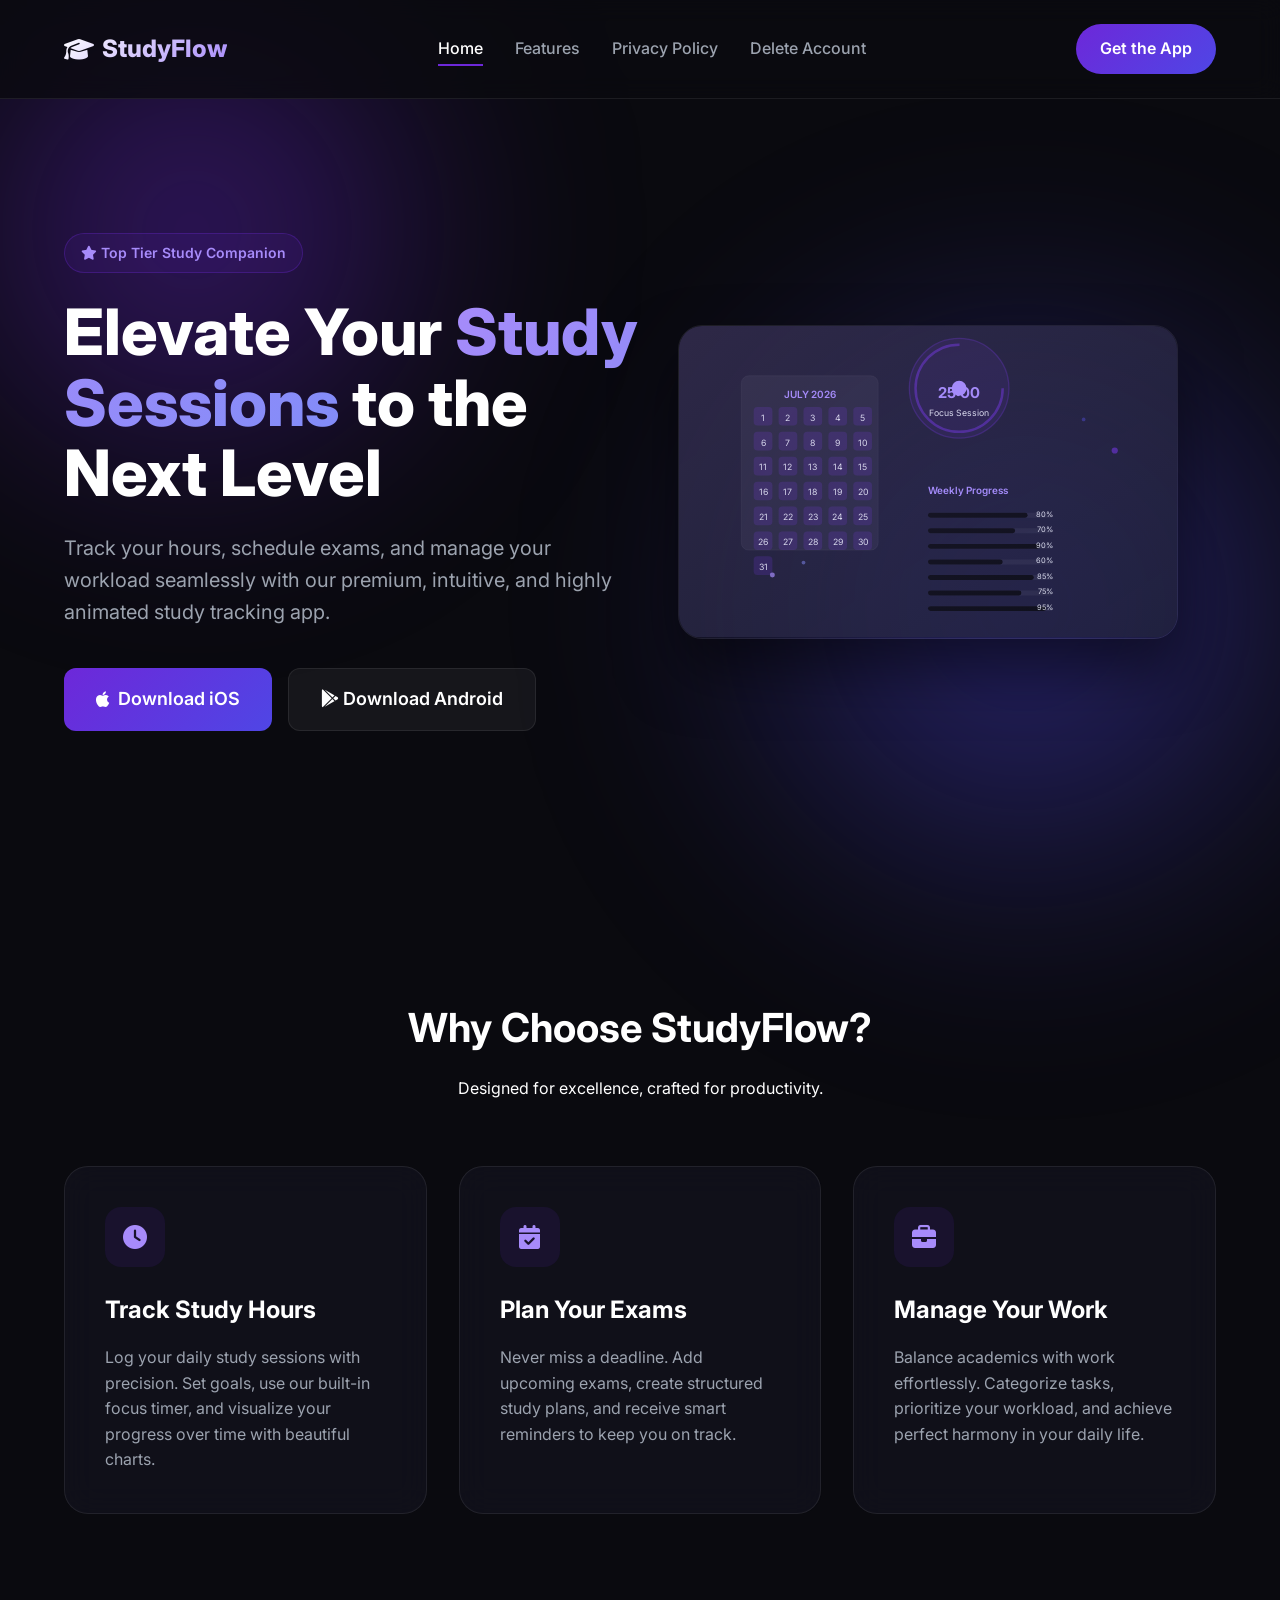
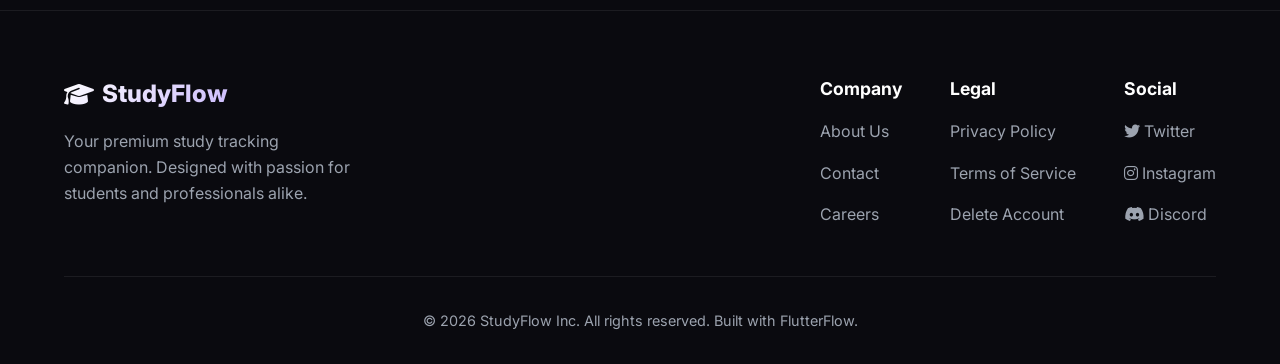
<file: index.html>
<!DOCTYPE html>
<html lang="en">
<head>
    <meta charset="UTF-8">
    <meta name="viewport" content="width=device-width, initial-scale=1.0">
    <title>StudyFlow - Master Your Time</title>
    <meta name="description" content="StudyFlow is the ultimate productivity app to track your study hours, plan exams, and organize your work.">
    <link rel="stylesheet" href="styles.css">
    <!-- Font Awesome for Icons -->
    <link rel="stylesheet" href="https://cdnjs.cloudflare.com/ajax/libs/font-awesome/6.4.0/css/all.min.css">
</head>
<body>
    <!-- Background glow effects -->
    <div class="bg-glow glow-1"></div>
    <div class="bg-glow glow-2"></div>

    <nav>
        <a href="index.html" class="logo">
            <i class="fa-solid fa-graduation-cap"></i>
            StudyFlow
        </a>
        <div class="nav-links">
            <a href="index.html" class="active">Home</a>
            <a href="#features">Features</a>
            <a href="privacy.html">Privacy Policy</a>
            <a href="delete-account.html">Delete Account</a>
        </div>
        <a href="#download" class="nav-cta">Get the App</a>
    </nav>

    <main>
        <section class="hero">
            <div class="hero-content">
                <div class="badge">
                    <i class="fa-solid fa-star"></i> Top Tier Study Companion
                </div>
                <h1>Elevate Your <span>Study Sessions</span> to the Next Level</h1>
                <p>Track your hours, schedule exams, and manage your workload seamlessly with our premium, intuitive, and highly animated study tracking app.</p>
                <div class="hero-buttons">
                    <a href="#download" class="btn-primary">
                        <i class="fa-brands fa-apple"></i> Download iOS
                    </a>
                    <a href="#download" class="btn-secondary">
                        <i class="fa-brands fa-google-play"></i> Download Android
                    </a>
                </div>
            </div>
            <div class="hero-image">
                <!-- Premium StudyFlow App Interface SVG -->
                <svg viewBox="0 0 800 500" xmlns="http://www.w3.org/2000/svg" class="hero-app-svg">
                    <!-- Background glass effect -->
                    <rect x="0" y="0" width="800" height="500" fill="rgba(19, 19, 31, 0.7)" rx="24" />
                            
                    <!-- Animated calendar widget -->
                    <g transform="translate(100, 80)">
                        <rect x="0" y="0" width="220" height="280" fill="rgba(255, 255, 255, 0.05)" rx="12" stroke="rgba(255, 255, 255, 0.08)" stroke-width="1" />
                        <text x="110" y="35" font-family="'Inter', sans-serif" font-size="16" fill="#a78bfa" text-anchor="middle" font-weight="600">JULY 2026</text>
                        <g transform="translate(20, 50)">
                            <rect x="0" y="0" width="30" height="30" fill="rgba(109, 40, 217, 0.2)" rx="6" />
                            <text x="15" y="22" font-family="'Inter', sans-serif" font-size="14" fill="#e5e7eb" text-anchor="middle">1</text>
                        </g>
                        <g transform="translate(60, 50)">
                            <rect x="0" y="0" width="30" height="30" fill="rgba(109, 40, 217, 0.2)" rx="6" />
                            <text x="15" y="22" font-family="'Inter', sans-serif" font-size="14" fill="#e5e7eb" text-anchor="middle">2</text>
                        </g>
                        <g transform="translate(100, 50)">
                            <rect x="0" y="0" width="30" height="30" fill="rgba(109, 40, 217, 0.2)" rx="6" />
                            <text x="15" y="22" font-family="'Inter', sans-serif" font-size="14" fill="#e5e7eb" text-anchor="middle">3</text>
                        </g>
                        <g transform="translate(140, 50)">
                            <rect x="0" y="0" width="30" height="30" fill="rgba(109, 40, 217, 0.2)" rx="6" />
                            <text x="15" y="22" font-family="'Inter', sans-serif" font-size="14" fill="#e5e7eb" text-anchor="middle">4</text>
                        </g>
                        <g transform="translate(180, 50)">
                            <rect x="0" y="0" width="30" height="30" fill="rgba(109, 40, 217, 0.2)" rx="6" />
                            <text x="15" y="22" font-family="'Inter', sans-serif" font-size="14" fill="#e5e7eb" text-anchor="middle">5</text>
                        </g>
                        <g transform="translate(20, 90)">
                            <rect x="0" y="0" width="30" height="30" fill="rgba(109, 40, 217, 0.2)" rx="6" />
                            <text x="15" y="22" font-family="'Inter', sans-serif" font-size="14" fill="#e5e7eb" text-anchor="middle">6</text>
                        </g>
                        <g transform="translate(60, 90)">
                            <rect x="0" y="0" width="30" height="30" fill="rgba(109, 40, 217, 0.2)" rx="6" />
                            <text x="15" y="22" font-family="'Inter', sans-serif" font-size="14" fill="#e5e7eb" text-anchor="middle">7</text>
                        </g>
                        <g transform="translate(100, 90)">
                            <rect x="0" y="0" width="30" height="30" fill="rgba(109, 40, 217, 0.2)" rx="6" />
                            <text x="15" y="22" font-family="'Inter', sans-serif" font-size="14" fill="#e5e7eb" text-anchor="middle">8</text>
                        </g>
                        <g transform="translate(140, 90)">
                            <rect x="0" y="0" width="30" height="30" fill="rgba(109, 40, 217, 0.2)" rx="6" />
                            <text x="15" y="22" font-family="'Inter', sans-serif" font-size="14" fill="#e5e7eb" text-anchor="middle">9</text>
                        </g>
                        <g transform="translate(180, 90)">
                            <rect x="0" y="0" width="30" height="30" fill="rgba(109, 40, 217, 0.2)" rx="6" />
                            <text x="15" y="22" font-family="'Inter', sans-serif" font-size="14" fill="#e5e7eb" text-anchor="middle">10</text>
                        </g>
                        <g transform="translate(20, 130)">
                            <rect x="0" y="0" width="30" height="30" fill="rgba(109, 40, 217, 0.2)" rx="6" />
                            <text x="15" y="22" font-family="'Inter', sans-serif" font-size="14" fill="#e5e7eb" text-anchor="middle">11</text>
                        </g>
                        <g transform="translate(60, 130)">
                            <rect x="0" y="0" width="30" height="30" fill="rgba(109, 40, 217, 0.2)" rx="6" />
                            <text x="15" y="22" font-family="'Inter', sans-serif" font-size="14" fill="#e5e7eb" text-anchor="middle">12</text>
                        </g>
                        <g transform="translate(100, 130)">
                            <rect x="0" y="0" width="30" height="30" fill="rgba(109, 40, 217, 0.2)" rx="6" />
                            <text x="15" y="22" font-family="'Inter', sans-serif" font-size="14" fill="#e5e7eb" text-anchor="middle">13</text>
                        </g>
                        <g transform="translate(140, 130)">
                            <rect x="0" y="0" width="30" height="30" fill="rgba(109, 40, 217, 0.2)" rx="6" />
                            <text x="15" y="22" font-family="'Inter', sans-serif" font-size="14" fill="#e5e7eb" text-anchor="middle">14</text>
                        </g>
                        <g transform="translate(180, 130)">
                            <rect x="0" y="0" width="30" height="30" fill="rgba(109, 40, 217, 0.2)" rx="6" />
                            <text x="15" y="22" font-family="'Inter', sans-serif" font-size="14" fill="#e5e7eb" text-anchor="middle">15</text>
                        </g>
                        <g transform="translate(20, 170)">
                            <rect x="0" y="0" width="30" height="30" fill="rgba(109, 40, 217, 0.2)" rx="6" />
                            <text x="15" y="22" font-family="'Inter', sans-serif" font-size="14" fill="#e5e7eb" text-anchor="middle">16</text>
                        </g>
                        <g transform="translate(60, 170)">
                            <rect x="0" y="0" width="30" height="30" fill="rgba(109, 40, 217, 0.2)" rx="6" />
                            <text x="15" y="22" font-family="'Inter', sans-serif" font-size="14" fill="#e5e7eb" text-anchor="middle">17</text>
                        </g>
                        <g transform="translate(100, 170)">
                            <rect x="0" y="0" width="30" height="30" fill="rgba(109, 40, 217, 0.2)" rx="6" />
                            <text x="15" y="22" font-family="'Inter', sans-serif" font-size="14" fill="#e5e7eb" text-anchor="middle">18</text>
                        </g>
                        <g transform="translate(140, 170)">
                            <rect x="0" y="0" width="30" height="30" fill="rgba(109, 40, 217, 0.2)" rx="6" />
                            <text x="15" y="22" font-family="'Inter', sans-serif" font-size="14" fill="#e5e7eb" text-anchor="middle">19</text>
                        </g>
                        <g transform="translate(180, 170)">
                            <rect x="0" y="0" width="30" height="30" fill="rgba(109, 40, 217, 0.2)" rx="6" />
                            <text x="15" y="22" font-family="'Inter', sans-serif" font-size="14" fill="#e5e7eb" text-anchor="middle">20</text>
                        </g>
                        <g transform="translate(20, 210)">
                            <rect x="0" y="0" width="30" height="30" fill="rgba(109, 40, 217, 0.2)" rx="6" />
                            <text x="15" y="22" font-family="'Inter', sans-serif" font-size="14" fill="#e5e7eb" text-anchor="middle">21</text>
                        </g>
                        <g transform="translate(60, 210)">
                            <rect x="0" y="0" width="30" height="30" fill="rgba(109, 40, 217, 0.2)" rx="6" />
                            <text x="15" y="22" font-family="'Inter', sans-serif" font-size="14" fill="#e5e7eb" text-anchor="middle">22</text>
                        </g>
                        <g transform="translate(100, 210)">
                            <rect x="0" y="0" width="30" height="30" fill="rgba(109, 40, 217, 0.2)" rx="6" />
                            <text x="15" y="22" font-family="'Inter', sans-serif" font-size="14" fill="#e5e7eb" text-anchor="middle">23</text>
                        </g>
                        <g transform="translate(140, 210)">
                            <rect x="0" y="0" width="30" height="30" fill="rgba(109, 40, 217, 0.2)" rx="6" />
                            <text x="15" y="22" font-family="'Inter', sans-serif" font-size="14" fill="#e5e7eb" text-anchor="middle">24</text>
                        </g>
                        <g transform="translate(180, 210)">
                            <rect x="0" y="0" width="30" height="30" fill="rgba(109, 40, 217, 0.2)" rx="6" />
                            <text x="15" y="22" font-family="'Inter', sans-serif" font-size="14" fill="#e5e7eb" text-anchor="middle">25</text>
                        </g>
                        <g transform="translate(20, 250)">
                            <rect x="0" y="0" width="30" height="30" fill="rgba(109, 40, 217, 0.2)" rx="6" />
                            <text x="15" y="22" font-family="'Inter', sans-serif" font-size="14" fill="#e5e7eb" text-anchor="middle">26</text>
                        </g>
                        <g transform="translate(60, 250)">
                            <rect x="0" y="0" width="30" height="30" fill="rgba(109, 40, 217, 0.2)" rx="6" />
                            <text x="15" y="22" font-family="'Inter', sans-serif" font-size="14" fill="#e5e7eb" text-anchor="middle">27</text>
                        </g>
                        <g transform="translate(100, 250)">
                            <rect x="0" y="0" width="30" height="30" fill="rgba(109, 40, 217, 0.2)" rx="6" />
                            <text x="15" y="22" font-family="'Inter', sans-serif" font-size="14" fill="#e5e7eb" text-anchor="middle">28</text>
                        </g>
                        <g transform="translate(140, 250)">
                            <rect x="0" y="0" width="30" height="30" fill="rgba(109, 40, 217, 0.2)" rx="6" />
                            <text x="15" y="22" font-family="'Inter', sans-serif" font-size="14" fill="#e5e7eb" text-anchor="middle">29</text>
                        </g>
                        <g transform="translate(180, 250)">
                            <rect x="0" y="0" width="30" height="30" fill="rgba(109, 40, 217, 0.2)" rx="6" />
                            <text x="15" y="22" font-family="'Inter', sans-serif" font-size="14" fill="#e5e7eb" text-anchor="middle">30</text>
                        </g>
                        <g transform="translate(20, 290)">
                            <rect x="0" y="0" width="30" height="30" fill="rgba(109, 40, 217, 0.2)" rx="6" />
                            <text x="15" y="22" font-family="'Inter', sans-serif" font-size="14" fill="#e5e7eb" text-anchor="middle">31</text>
                        </g>
                    </g>
                            
                    <!-- Animated focus timer -->
                    <g transform="translate(450, 100)">
                        <circle cx="0" cy="0" r="80" fill="rgba(109, 40, 217, 0.1)" stroke="rgba(109, 40, 217, 0.3)" stroke-width="2" />
                        <circle cx="0" cy="0" r="70" fill="none" stroke="rgba(109, 40, 217, 0.5)" stroke-width="4" stroke-dasharray="440" stroke-dashoffset="110" />
                        <text x="0" y="15" font-family="'Inter', sans-serif" font-size="24" fill="#a78bfa" text-anchor="middle" font-weight="700">25:00</text>
                        <text x="0" y="45" font-family="'Inter', sans-serif" font-size="14" fill="#e5e7eb" text-anchor="middle">Focus Session</text>
                        <circle cx="0" cy="0" r="12" fill="#a78bfa" />
                    </g>
                            
                    <!-- Animated progress chart -->
                    <g transform="translate(400, 280)">
                        <text x="0" y="-10" font-family="'Inter', sans-serif" font-size="16" fill="#a78bfa" text-anchor="start" font-weight="600">Weekly Progress</text>
                        <g transform="translate(0, 20)">
                            <rect x="0" y="0" width="200" height="8" fill="rgba(255, 255, 255, 0.05)" rx="4" />
                            <rect x="0" y="0" width="160" height="8" fill="linear-gradient(90deg, #a78bfa, #818cf8)" rx="4" />
                            <text x="200" y="6" font-family="'Inter', sans-serif" font-size="12" fill="#e5e7eb" text-anchor="end">80%</text>
                        </g>
                        <g transform="translate(0, 45)">
                            <rect x="0" y="0" width="200" height="8" fill="rgba(255, 255, 255, 0.05)" rx="4" />
                            <rect x="0" y="0" width="140" height="8" fill="linear-gradient(90deg, #a78bfa, #818cf8)" rx="4" />
                            <text x="200" y="6" font-family="'Inter', sans-serif" font-size="12" fill="#e5e7eb" text-anchor="end">70%</text>
                        </g>
                        <g transform="translate(0, 70)">
                            <rect x="0" y="0" width="200" height="8" fill="rgba(255, 255, 255, 0.05)" rx="4" />
                            <rect x="0" y="0" width="180" height="8" fill="linear-gradient(90deg, #a78bfa, #818cf8)" rx="4" />
                            <text x="200" y="6" font-family="'Inter', sans-serif" font-size="12" fill="#e5e7eb" text-anchor="end">90%</text>
                        </g>
                        <g transform="translate(0, 95)">
                            <rect x="0" y="0" width="200" height="8" fill="rgba(255, 255, 255, 0.05)" rx="4" />
                            <rect x="0" y="0" width="120" height="8" fill="linear-gradient(90deg, #a78bfa, #818cf8)" rx="4" />
                            <text x="200" y="6" font-family="'Inter', sans-serif" font-size="12" fill="#e5e7eb" text-anchor="end">60%</text>
                        </g>
                        <g transform="translate(0, 120)">
                            <rect x="0" y="0" width="200" height="8" fill="rgba(255, 255, 255, 0.05)" rx="4" />
                            <rect x="0" y="0" width="170" height="8" fill="linear-gradient(90deg, #a78bfa, #818cf8)" rx="4" />
                            <text x="200" y="6" font-family="'Inter', sans-serif" font-size="12" fill="#e5e7eb" text-anchor="end">85%</text>
                        </g>
                        <g transform="translate(0, 145)">
                            <rect x="0" y="0" width="200" height="8" fill="rgba(255, 255, 255, 0.05)" rx="4" />
                            <rect x="0" y="0" width="150" height="8" fill="linear-gradient(90deg, #a78bfa, #818cf8)" rx="4" />
                            <text x="200" y="6" font-family="'Inter', sans-serif" font-size="12" fill="#e5e7eb" text-anchor="end">75%</text>
                        </g>
                        <g transform="translate(0, 170)">
                            <rect x="0" y="0" width="200" height="8" fill="rgba(255, 255, 255, 0.05)" rx="4" />
                            <rect x="0" y="0" width="190" height="8" fill="linear-gradient(90deg, #a78bfa, #818cf8)" rx="4" />
                            <text x="200" y="6" font-family="'Inter', sans-serif" font-size="12" fill="#e5e7eb" text-anchor="end">95%</text>
                        </g>
                    </g>
                            
                    <!-- Floating animated elements -->
                    <circle cx="150" cy="400" r="4" fill="#a78bfa" opacity="0.7" />
                    <circle cx="200" cy="380" r="3" fill="#818cf8" opacity="0.5" />
                    <circle cx="700" cy="200" r="5" fill="#6d28d9" opacity="0.6" />
                    <circle cx="650" cy="150" r="3" fill="#4f46e5" opacity="0.4" />
                            
                    <!-- Animated gradient overlay -->
                    <defs>
                        <linearGradient id="grad1" x1="0%" y1="0%" x2="100%" y2="100%">
                            <stop offset="0%" stop-color="#a78bfa" stop-opacity="0.2" />
                            <stop offset="100%" stop-color="#818cf8" stop-opacity="0.1" />
                        </linearGradient>
                    </defs>
                    <rect x="0" y="0" width="800" height="500" fill="url(#grad1)" />
                </svg>
            </div>
        </section>

        <section id="features" class="features">
            <div class="section-header">
                <h2>Why Choose StudyFlow?</h2>
                <p>Designed for excellence, crafted for productivity.</p>
            </div>
            
            <div class="features-grid">
                <div class="feature-card">
                    <div class="feature-icon">
                        <i class="fa-solid fa-clock"></i>
                    </div>
                    <h3>Track Study Hours</h3>
                    <p>Log your daily study sessions with precision. Set goals, use our built-in focus timer, and visualize your progress over time with beautiful charts.</p>
                </div>
                
                <div class="feature-card">
                    <div class="feature-icon">
                        <i class="fa-solid fa-calendar-check"></i>
                    </div>
                    <h3>Plan Your Exams</h3>
                    <p>Never miss a deadline. Add upcoming exams, create structured study plans, and receive smart reminders to keep you on track.</p>
                </div>
                
                <div class="feature-card">
                    <div class="feature-icon">
                        <i class="fa-solid fa-briefcase"></i>
                    </div>
                    <h3>Manage Your Work</h3>
                    <p>Balance academics with work effortlessly. Categorize tasks, prioritize your workload, and achieve perfect harmony in your daily life.</p>
                </div>
            </div>
        </section>
    </main>

    <footer>
        <div class="footer-content">
            <div class="footer-brand">
                <a href="index.html" class="logo">
                    <i class="fa-solid fa-graduation-cap"></i>
                    StudyFlow
                </a>
                <p>Your premium study tracking companion. Designed with passion for students and professionals alike.</p>
            </div>
            <div class="footer-links">
                <div class="link-group">
                    <h4>Company</h4>
                    <a href="#">About Us</a>
                    <a href="#">Contact</a>
                    <a href="#">Careers</a>
                </div>
                <div class="link-group">
                    <h4>Legal</h4>
                    <a href="privacy.html">Privacy Policy</a>
                    <a href="#">Terms of Service</a>
                    <a href="delete-account.html">Delete Account</a>
                </div>
                <div class="link-group">
                    <h4>Social</h4>
                    <a href="#"><i class="fa-brands fa-twitter"></i> Twitter</a>
                    <a href="#"><i class="fa-brands fa-instagram"></i> Instagram</a>
                    <a href="#"><i class="fa-brands fa-discord"></i> Discord</a>
                </div>
            </div>
        </div>
        <div class="footer-bottom">
            &copy; 2026 StudyFlow Inc. All rights reserved. Built with FlutterFlow.
        </div>
    </footer>

    <script src="script.js"></script>
</body>
</html>
</file>
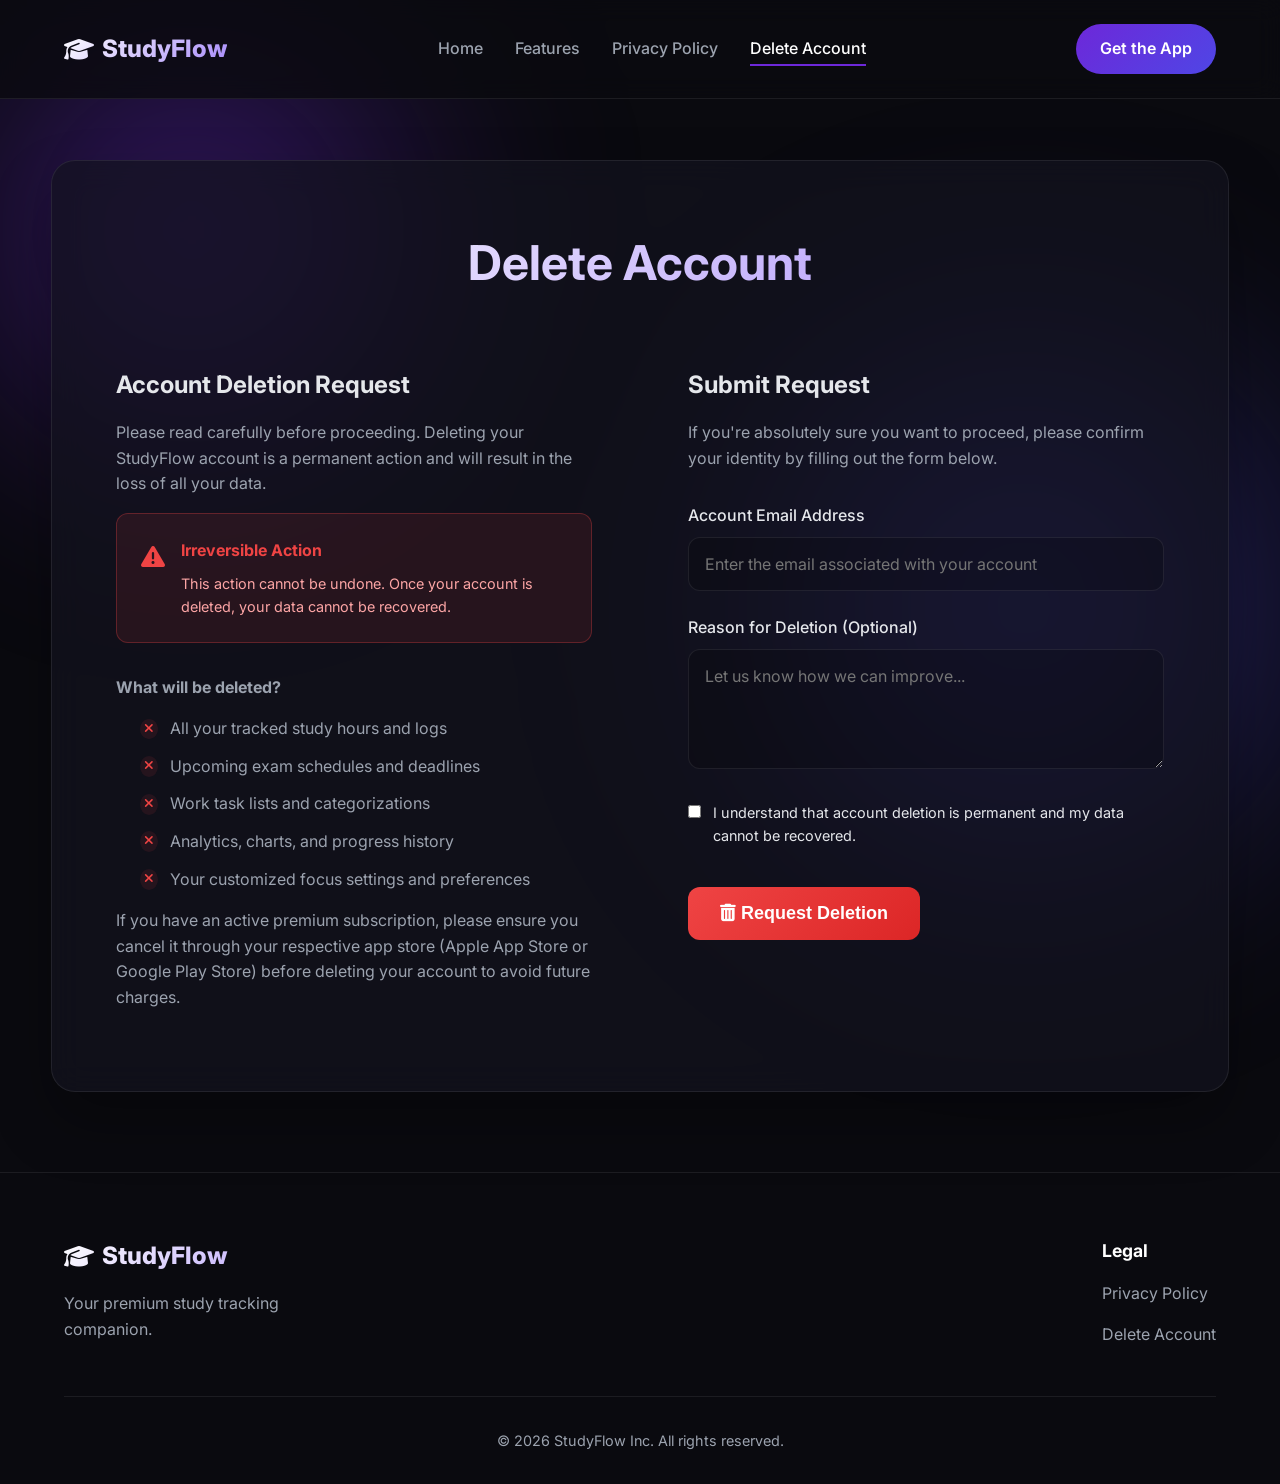
<file: delete-account.html>
<!DOCTYPE html>
<html lang="en">
<head>
    <meta charset="UTF-8">
    <meta name="viewport" content="width=device-width, initial-scale=1.0">
    <title>Delete Account - StudyFlow</title>
    <meta name="description" content="Request account deletion for StudyFlow app.">
    <link rel="stylesheet" href="styles.css">
    <link rel="stylesheet" href="https://cdnjs.cloudflare.com/ajax/libs/font-awesome/6.4.0/css/all.min.css">
</head>
<body>
    <div class="bg-glow glow-1"></div>
    <div class="bg-glow glow-2"></div>

    <nav>
        <a href="index.html" class="logo">
            <i class="fa-solid fa-graduation-cap"></i>
            StudyFlow
        </a>
        <div class="nav-links">
            <a href="index.html">Home</a>
            <a href="index.html#features">Features</a>
            <a href="privacy.html">Privacy Policy</a>
            <a href="delete-account.html" class="active">Delete Account</a>
        </div>
        <a href="index.html#download" class="nav-cta">Get the App</a>
    </nav>

    <div class="page-container">
        <div class="glass-panel" style="opacity: 1; transform: translateY(0);">
            <h1 class="page-title">Delete Account</h1>
            
            <div class="split-layout">
                <div class="split-info">
                    <div class="content-block">
                        <h2>Account Deletion Request</h2>
                        <p>Please read carefully before proceeding. Deleting your StudyFlow account is a permanent action and will result in the loss of all your data.</p>
                        
                        <div class="warning-box">
                            <div class="warning-icon">
                                <i class="fa-solid fa-triangle-exclamation"></i>
                            </div>
                            <div class="warning-text">
                                <h4>Irreversible Action</h4>
                                <p>This action cannot be undone. Once your account is deleted, your data cannot be recovered.</p>
                            </div>
                        </div>

                        <p><strong>What will be deleted?</strong></p>
                        <ul class="danger-list">
                            <li><i class="fa-solid fa-xmark"></i> All your tracked study hours and logs</li>
                            <li><i class="fa-solid fa-xmark"></i> Upcoming exam schedules and deadlines</li>
                            <li><i class="fa-solid fa-xmark"></i> Work task lists and categorizations</li>
                            <li><i class="fa-solid fa-xmark"></i> Analytics, charts, and progress history</li>
                            <li><i class="fa-solid fa-xmark"></i> Your customized focus settings and preferences</li>
                        </ul>

                        <p>If you have an active premium subscription, please ensure you cancel it through your respective app store (Apple App Store or Google Play Store) before deleting your account to avoid future charges.</p>
                    </div>
                </div>

                <div class="split-form">
                    <div class="content-block">
                        <h2>Submit Request</h2>
                        <p>If you're absolutely sure you want to proceed, please confirm your identity by filling out the form below.</p>
                    </div>
                    
                    <form class="delete-form" id="deleteForm">
                        <div class="form-group">
                            <label for="email">Account Email Address</label>
                            <input type="email" id="email" name="email" required placeholder="Enter the email associated with your account">
                        </div>

                        <div class="form-group">
                            <label for="reason">Reason for Deletion (Optional)</label>
                            <textarea id="reason" name="reason" placeholder="Let us know how we can improve..."></textarea>
                        </div>

                        <div class="form-group" style="flex-direction: row; align-items: flex-start; gap: 0.75rem; margin-top: 0.5rem; margin-bottom: 1rem;">
                            <input type="checkbox" id="confirm" required style="margin-top: 0.25rem;">
                            <label for="confirm" style="font-weight: normal; font-size: 0.9rem;">I understand that account deletion is permanent and my data cannot be recovered.</label>
                        </div>

                        <button type="submit" class="btn-danger">
                            <i class="fa-solid fa-trash-can"></i> Request Deletion
                        </button>
                    </form>

                    <div id="successMessage" style="display: none;" class="success-box">
                        <div class="success-icon">
                            <i class="fa-solid fa-circle-check"></i>
                        </div>
                        <div class="success-text">
                            <h4>Request Received</h4>
                            <p>Your account deletion request has been submitted successfully. Our team will process this and contact you shortly.</p>
                        </div>
                    </div>
                </div>
            </div>
        </div>
    </div>

    <footer>
        <div class="footer-content">
            <div class="footer-brand">
                <a href="index.html" class="logo">
                    <i class="fa-solid fa-graduation-cap"></i>
                    StudyFlow
                </a>
                <p>Your premium study tracking companion.</p>
            </div>
            <div class="footer-links">
                <div class="link-group">
                    <h4>Legal</h4>
                    <a href="privacy.html">Privacy Policy</a>
                    <a href="delete-account.html">Delete Account</a>
                </div>
            </div>
        </div>
        <div class="footer-bottom">
            &copy; 2026 StudyFlow Inc. All rights reserved.
        </div>
    </footer>
    
    <script src="script.js"></script>
</body>
</html>
</file>
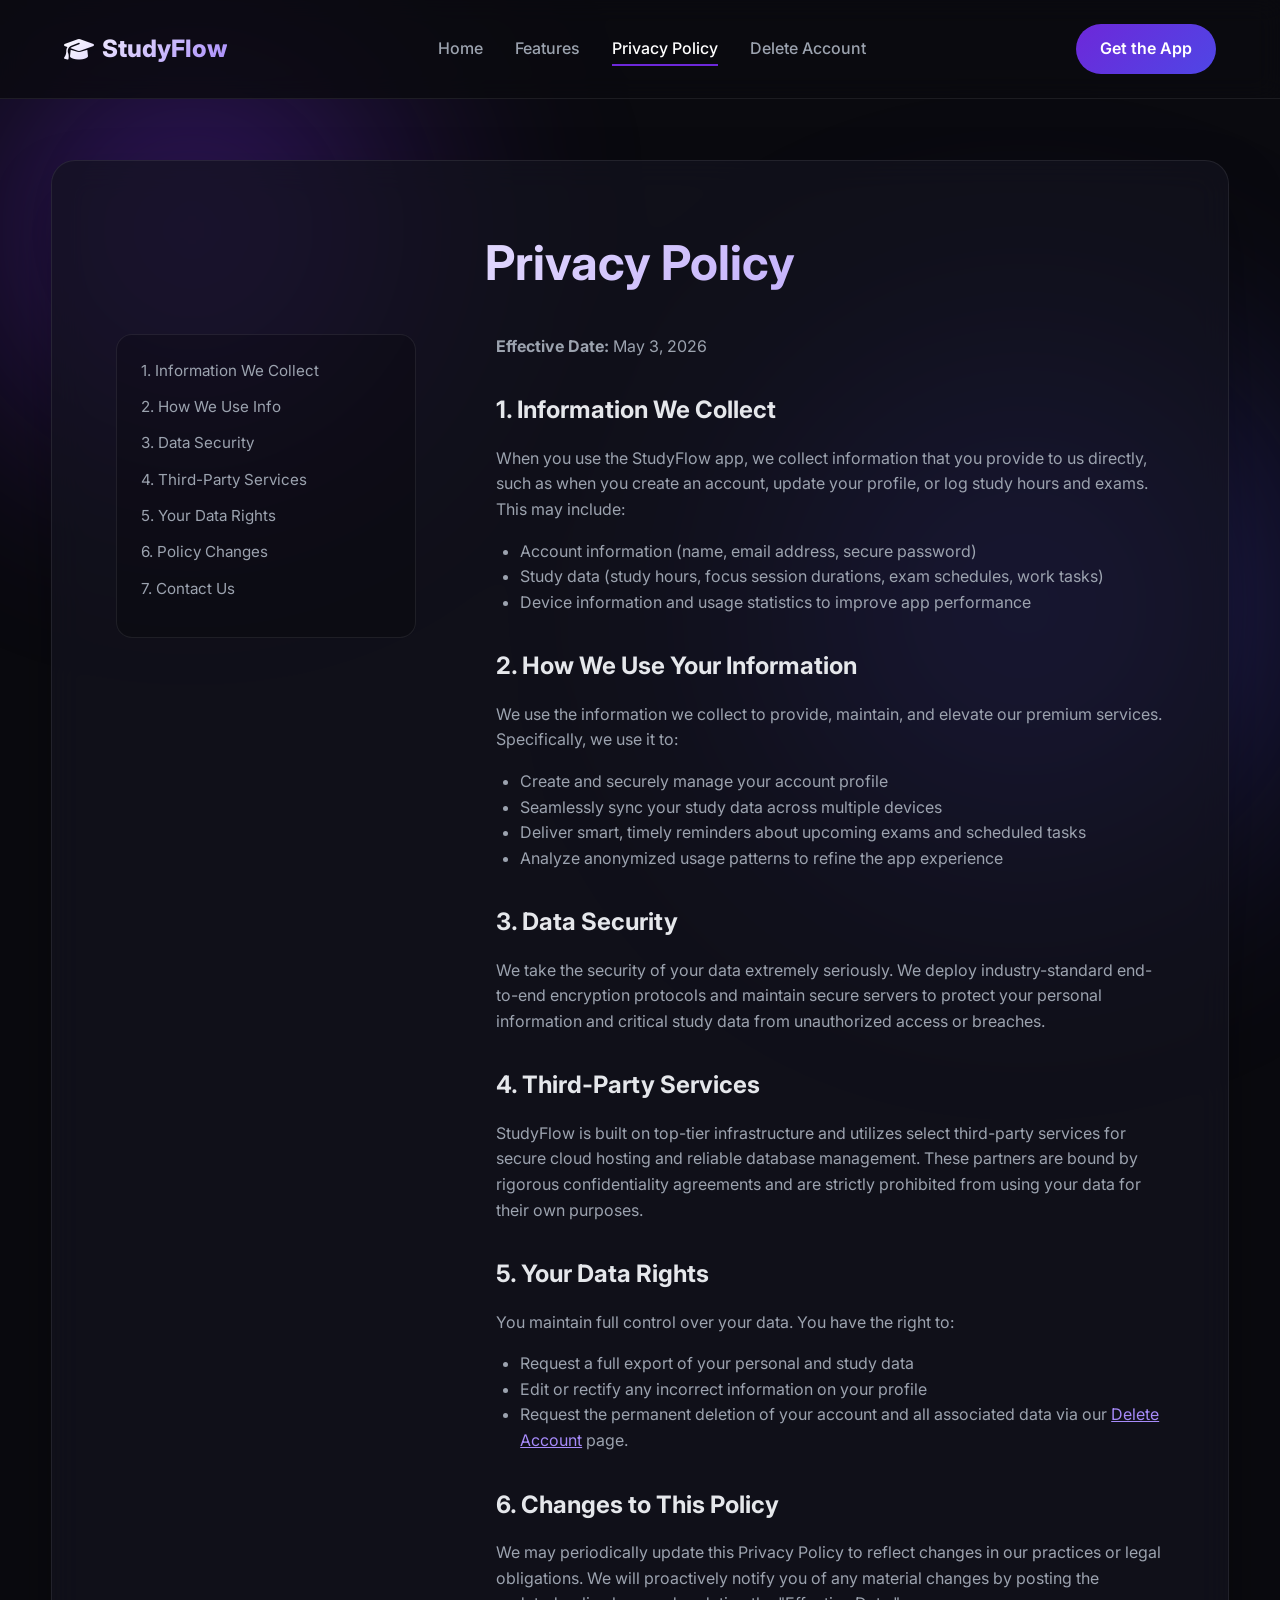
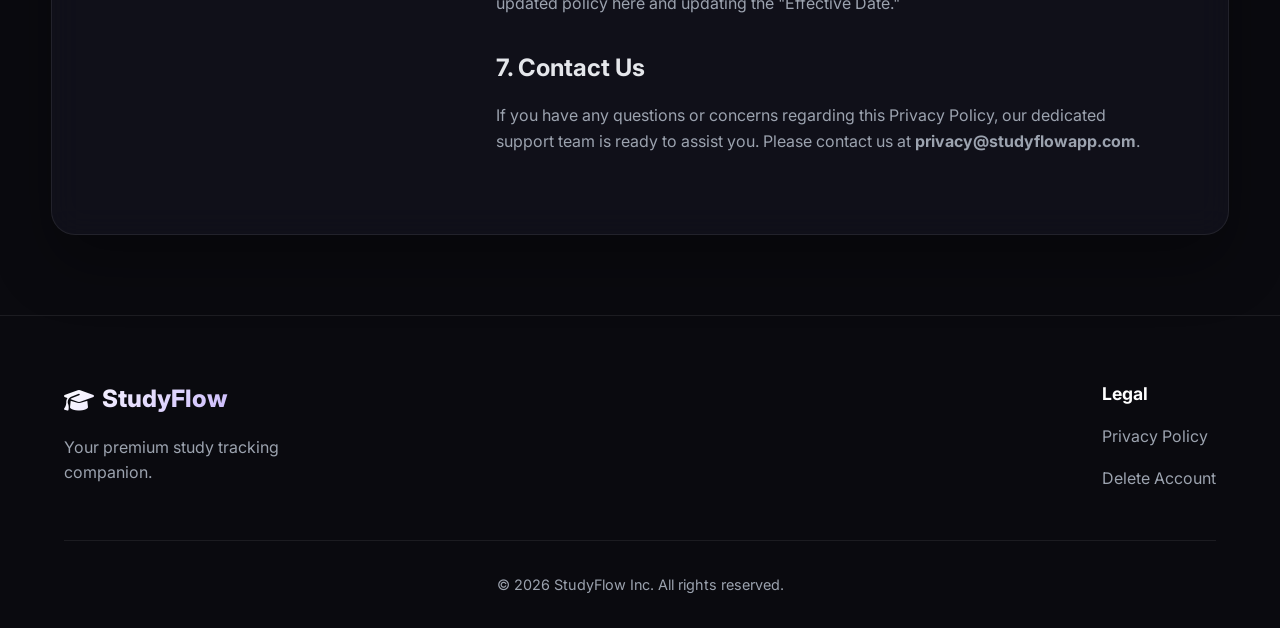
<file: privacy.html>
<!DOCTYPE html>
<html lang="en">
<head>
    <meta charset="UTF-8">
    <meta name="viewport" content="width=device-width, initial-scale=1.0">
    <title>Privacy Policy - StudyFlow</title>
    <meta name="description" content="StudyFlow Privacy Policy - Learn how we collect, use, and protect your personal information.">
    <link rel="stylesheet" href="styles.css">
    <link rel="stylesheet" href="https://cdnjs.cloudflare.com/ajax/libs/font-awesome/6.4.0/css/all.min.css">
</head>
<body>
    <div class="bg-glow glow-1"></div>
    <div class="bg-glow glow-2"></div>

    <nav>
        <a href="index.html" class="logo">
            <i class="fa-solid fa-graduation-cap"></i>
            StudyFlow
        </a>
        <div class="nav-links">
            <a href="index.html">Home</a>
            <a href="index.html#features">Features</a>
            <a href="privacy.html" class="active">Privacy Policy</a>
            <a href="delete-account.html">Delete Account</a>
        </div>
        <a href="index.html#download" class="nav-cta">Get the App</a>
    </nav>

    <div class="page-container">
        <div class="glass-panel" style="opacity: 1; transform: translateY(0);">
            <h1 class="page-title">Privacy Policy</h1>
            
            <div class="privacy-layout">
                <aside class="privacy-sidebar">
                    <ul>
                        <li><a href="#info-collect">1. Information We Collect</a></li>
                        <li><a href="#how-we-use">2. How We Use Info</a></li>
                        <li><a href="#data-security">3. Data Security</a></li>
                        <li><a href="#third-party">4. Third-Party Services</a></li>
                        <li><a href="#your-rights">5. Your Data Rights</a></li>
                        <li><a href="#changes">6. Policy Changes</a></li>
                        <li><a href="#contact">7. Contact Us</a></li>
                    </ul>
                </aside>

                <div class="content-block">
                    <p style="margin-bottom: 2rem;"><strong>Effective Date:</strong> May 3, 2026</p>
                    
                    <h2 id="info-collect">1. Information We Collect</h2>
                    <p>When you use the StudyFlow app, we collect information that you provide to us directly, such as when you create an account, update your profile, or log study hours and exams. This may include:</p>
                    <ul>
                        <li>Account information (name, email address, secure password)</li>
                        <li>Study data (study hours, focus session durations, exam schedules, work tasks)</li>
                        <li>Device information and usage statistics to improve app performance</li>
                    </ul>

                    <h2 id="how-we-use">2. How We Use Your Information</h2>
                    <p>We use the information we collect to provide, maintain, and elevate our premium services. Specifically, we use it to:</p>
                    <ul>
                        <li>Create and securely manage your account profile</li>
                        <li>Seamlessly sync your study data across multiple devices</li>
                        <li>Deliver smart, timely reminders about upcoming exams and scheduled tasks</li>
                        <li>Analyze anonymized usage patterns to refine the app experience</li>
                    </ul>

                    <h2 id="data-security">3. Data Security</h2>
                    <p>We take the security of your data extremely seriously. We deploy industry-standard end-to-end encryption protocols and maintain secure servers to protect your personal information and critical study data from unauthorized access or breaches.</p>

                    <h2 id="third-party">4. Third-Party Services</h2>
                    <p>StudyFlow is built on top-tier infrastructure and utilizes select third-party services for secure cloud hosting and reliable database management. These partners are bound by rigorous confidentiality agreements and are strictly prohibited from using your data for their own purposes.</p>

                    <h2 id="your-rights">5. Your Data Rights</h2>
                    <p>You maintain full control over your data. You have the right to:</p>
                    <ul>
                        <li>Request a full export of your personal and study data</li>
                        <li>Edit or rectify any incorrect information on your profile</li>
                        <li>Request the permanent deletion of your account and all associated data via our <a href="delete-account.html" style="color: #a78bfa;">Delete Account</a> page.</li>
                    </ul>

                    <h2 id="changes">6. Changes to This Policy</h2>
                    <p>We may periodically update this Privacy Policy to reflect changes in our practices or legal obligations. We will proactively notify you of any material changes by posting the updated policy here and updating the "Effective Date."</p>

                    <h2 id="contact">7. Contact Us</h2>
                    <p>If you have any questions or concerns regarding this Privacy Policy, our dedicated support team is ready to assist you. Please contact us at <strong>privacy@studyflowapp.com</strong>.</p>
                </div>
            </div>
        </div>
    </div>

    <footer>
        <div class="footer-content">
            <div class="footer-brand">
                <a href="index.html" class="logo">
                    <i class="fa-solid fa-graduation-cap"></i>
                    StudyFlow
                </a>
                <p>Your premium study tracking companion.</p>
            </div>
            <div class="footer-links">
                <div class="link-group">
                    <h4>Legal</h4>
                    <a href="privacy.html">Privacy Policy</a>
                    <a href="delete-account.html">Delete Account</a>
                </div>
            </div>
        </div>
        <div class="footer-bottom">
            &copy; 2026 StudyFlow Inc. All rights reserved.
        </div>
    </footer>
    
    <script src="script.js"></script>
</body>
</html>
</file>
<file: styles.css>
@import url('https://fonts.googleapis.com/css2?family=Inter:wght@300;400;500;600;700;800&display=swap');

:root {
  --bg-primary: #0a0a0f;
  --bg-secondary: #13131f;
  --accent-primary: #6d28d9;
  --accent-secondary: #4f46e5;
  --accent-glow: rgba(109, 40, 217, 0.5);
  --text-primary: #ffffff;
  --text-secondary: #9ca3af;
  --glass-bg: rgba(19, 19, 31, 0.7);
  --glass-border: rgba(255, 255, 255, 0.08);
}

* {
  margin: 0;
  padding: 0;
  box-sizing: border-box;
}

body {
  font-family: 'Inter', sans-serif;
  background-color: var(--bg-primary);
  color: var(--text-primary);
  line-height: 1.6;
  overflow-x: hidden;
}

/* Background Effects */
.bg-glow {
  position: fixed;
  border-radius: 50%;
  filter: blur(100px);
  z-index: -1;
  opacity: 0.5;
  animation: float-glow 20s infinite alternate ease-in-out;
}

.glow-1 {
  top: -10%;
  left: -10%;
  width: 50vw;
  height: 50vw;
  background: radial-gradient(circle, var(--accent-primary) 0%, transparent 70%);
}

.glow-2 {
  bottom: -10%;
  right: -10%;
  width: 60vw;
  height: 60vw;
  background: radial-gradient(circle, var(--accent-secondary) 0%, transparent 70%);
  animation-delay: -10s;
}

@keyframes float-glow {
  0% { transform: translate(0, 0) scale(1); }
  50% { transform: translate(5%, 5%) scale(1.1); }
  100% { transform: translate(-5%, -5%) scale(0.9); }
}

/* Navbar */
nav {
  position: fixed;
  top: 0;
  left: 0;
  right: 0;
  padding: 1.5rem 5%;
  display: flex;
  justify-content: space-between;
  align-items: center;
  z-index: 100;
  background: rgba(10, 10, 15, 0.8);
  backdrop-filter: blur(12px);
  -webkit-backdrop-filter: blur(12px);
  border-bottom: 1px solid var(--glass-border);
  transition: all 0.3s ease;
}

.logo {
  font-size: 1.5rem;
  font-weight: 800;
  background: linear-gradient(135deg, #fff, #a78bfa);
  -webkit-background-clip: text;
  -webkit-text-fill-color: transparent;
  text-decoration: none;
  display: flex;
  align-items: center;
  gap: 0.5rem;
}

.nav-links {
  display: flex;
  gap: 2rem;
}

.nav-links a {
  color: var(--text-secondary);
  text-decoration: none;
  font-weight: 500;
  transition: color 0.3s ease;
  position: relative;
}

.nav-links a:hover, .nav-links a.active {
  color: var(--text-primary);
}

.nav-links a::after {
  content: '';
  position: absolute;
  bottom: -4px;
  left: 0;
  width: 0;
  height: 2px;
  background: var(--accent-primary);
  transition: width 0.3s ease;
}

.nav-links a:hover::after, .nav-links a.active::after {
  width: 100%;
}

.nav-cta {
  background: linear-gradient(135deg, var(--accent-primary), var(--accent-secondary));
  padding: 0.75rem 1.5rem;
  border-radius: 50px;
  color: white;
  text-decoration: none;
  font-weight: 600;
  transition: transform 0.3s ease, box-shadow 0.3s ease;
  border: none;
  cursor: pointer;
}

.nav-cta:hover {
  transform: translateY(-2px);
  box-shadow: 0 10px 20px var(--accent-glow);
}

/* Hero Section */
.hero {
  min-height: 100vh;
  display: flex;
  align-items: center;
  padding: 8rem 5% 4rem;
  position: relative;
}

.hero-content {
  flex: 1;
  max-width: 600px;
  z-index: 10;
}

.badge {
  display: inline-block;
  padding: 0.5rem 1rem;
  background: rgba(109, 40, 217, 0.1);
  border: 1px solid rgba(109, 40, 217, 0.3);
  border-radius: 50px;
  color: #a78bfa;
  font-weight: 600;
  font-size: 0.875rem;
  margin-bottom: 1.5rem;
  animation: fade-in-up 0.8s ease-out;
}

.hero h1 {
  font-size: 4rem;
  font-weight: 800;
  line-height: 1.1;
  margin-bottom: 1.5rem;
  animation: fade-in-up 1s ease-out 0.2s both;
}

.hero h1 span {
  background: linear-gradient(135deg, #a78bfa, #818cf8);
  -webkit-background-clip: text;
  -webkit-text-fill-color: transparent;
}

.hero p {
  font-size: 1.25rem;
  color: var(--text-secondary);
  margin-bottom: 2.5rem;
  animation: fade-in-up 1s ease-out 0.4s both;
}

.hero-buttons {
  display: flex;
  gap: 1rem;
  animation: fade-in-up 1s ease-out 0.6s both;
}

.btn-primary {
  background: linear-gradient(135deg, var(--accent-primary), var(--accent-secondary));
  padding: 1rem 2rem;
  border-radius: 12px;
  color: white;
  text-decoration: none;
  font-weight: 600;
  font-size: 1.125rem;
  display: flex;
  align-items: center;
  gap: 0.5rem;
  transition: all 0.3s ease;
  border: none;
  cursor: pointer;
}

.btn-primary:hover {
  transform: translateY(-3px);
  box-shadow: 0 15px 30px var(--accent-glow);
}

.btn-secondary {
  background: rgba(255, 255, 255, 0.05);
  padding: 1rem 2rem;
  border-radius: 12px;
  color: white;
  text-decoration: none;
  font-weight: 600;
  font-size: 1.125rem;
  border: 1px solid var(--glass-border);
  backdrop-filter: blur(10px);
  transition: all 0.3s ease;
}

.btn-secondary:hover {
  background: rgba(255, 255, 255, 0.1);
  transform: translateY(-3px);
}

.hero-image {
  flex: 1;
  display: flex;
  justify-content: center;
  position: relative;
  z-index: 10;
  animation: fade-in 1.5s ease-out 0.8s both;
}

.hero-image img {
  width: 100%;
  max-width: 600px;
  height: auto;
  border-radius: 24px;
  box-shadow: 0 30px 60px rgba(0, 0, 0, 0.5);
  border: 1px solid var(--glass-border);
  animation: float 6s infinite ease-in-out;
}

/* Features */
.features {
  padding: 6rem 5%;
  position: relative;
  z-index: 10;
}

.section-header {
  text-align: center;
  margin-bottom: 4rem;
}

.section-header h2 {
  font-size: 2.5rem;
  margin-bottom: 1rem;
}

.features-grid {
  display: grid;
  grid-template-columns: repeat(auto-fit, minmax(300px, 1fr));
  gap: 2rem;
}

.feature-card {
  background: var(--glass-bg);
  border: 1px solid var(--glass-border);
  border-radius: 24px;
  padding: 2.5rem;
  backdrop-filter: blur(16px);
  -webkit-backdrop-filter: blur(16px);
  transition: transform 0.4s cubic-bezier(0.175, 0.885, 0.32, 1.275), box-shadow 0.4s ease;
}

.feature-card:hover {
  transform: translateY(-10px);
  box-shadow: 0 20px 40px rgba(0, 0, 0, 0.4), inset 0 0 0 1px var(--accent-primary);
}

.feature-icon {
  width: 60px;
  height: 60px;
  background: rgba(109, 40, 217, 0.1);
  border-radius: 16px;
  display: flex;
  align-items: center;
  justify-content: center;
  font-size: 1.5rem;
  color: #a78bfa;
  margin-bottom: 1.5rem;
}

.feature-card h3 {
  font-size: 1.5rem;
  margin-bottom: 1rem;
}

.feature-card p {
  color: var(--text-secondary);
}

/* Generic Page Styles (Privacy, Delete Account) */
.page-container {
  padding: 10rem 4% 5rem;
  min-height: 100vh;
  position: relative;
  z-index: 10;
  display: flex;
  justify-content: center;
}

.glass-panel {
  background: var(--glass-bg);
  border: 1px solid var(--glass-border);
  border-radius: 24px;
  padding: 4rem;
  backdrop-filter: blur(16px);
  -webkit-backdrop-filter: blur(16px);
  width: 100%;
  max-width: 1800px;
  box-shadow: 0 30px 60px rgba(0, 0, 0, 0.3);
}

.page-title {
  font-size: 3rem;
  margin-bottom: 2rem;
  text-align: center;
  background: linear-gradient(135deg, #fff, #a78bfa);
  -webkit-background-clip: text;
  -webkit-text-fill-color: transparent;
}

.content-block h2 {
  margin-top: 2rem;
  margin-bottom: 1rem;
  color: #e5e7eb;
}

.content-block p {
  color: var(--text-secondary);
  margin-bottom: 1rem;
}

.content-block ul {
  color: var(--text-secondary);
  margin-bottom: 1rem;
  padding-left: 1.5rem;
}

/* Delete Account Form */
.delete-form {
  display: flex;
  flex-direction: column;
  gap: 1.5rem;
  margin-top: 2rem;
}

.form-group {
  display: flex;
  flex-direction: column;
  gap: 0.5rem;
}

.form-group label {
  font-weight: 500;
  color: #e5e7eb;
}

.form-group input, .form-group textarea {
  background: rgba(0, 0, 0, 0.2);
  border: 1px solid var(--glass-border);
  border-radius: 12px;
  padding: 1rem;
  color: white;
  font-family: inherit;
  font-size: 1rem;
  transition: border-color 0.3s ease, box-shadow 0.3s ease;
}

.form-group input:focus, .form-group textarea:focus {
  outline: none;
  border-color: var(--accent-primary);
  box-shadow: 0 0 0 3px rgba(109, 40, 217, 0.2);
}

.form-group textarea {
  resize: vertical;
  min-height: 120px;
}

.btn-danger {
  background: linear-gradient(135deg, #ef4444, #dc2626);
  padding: 1rem 2rem;
  border-radius: 12px;
  color: white;
  font-weight: 600;
  font-size: 1.125rem;
  border: none;
  cursor: pointer;
  transition: all 0.3s ease;
  align-self: flex-start;
}

.btn-danger:hover {
  transform: translateY(-2px);
  box-shadow: 0 10px 20px rgba(239, 68, 68, 0.3);
}

.warning-box {
  background: rgba(239, 68, 68, 0.1);
  border: 1px solid rgba(239, 68, 68, 0.3);
  border-radius: 12px;
  padding: 1.5rem;
  margin-bottom: 2rem;
  display: flex;
  gap: 1rem;
  align-items: flex-start;
}

.warning-icon {
  color: #ef4444;
  font-size: 1.5rem;
}

.warning-text h4 {
  color: #ef4444;
  margin-bottom: 0.5rem;
}

.warning-text p {
  color: #fca5a5;
  font-size: 0.9rem;
  margin-bottom: 0;
}

.success-box {
  background: rgba(16, 185, 129, 0.1);
  border: 1px solid rgba(16, 185, 129, 0.3);
  border-radius: 12px;
  padding: 1.5rem;
  margin-top: 2rem;
  display: flex;
  gap: 1rem;
  align-items: flex-start;
}

.success-icon {
  color: #10b981;
  font-size: 1.5rem;
}

.success-text h4 {
  color: #10b981;
  margin-bottom: 0.5rem;
}

.success-text p {
  color: #6ee7b7;
  font-size: 0.95rem;
  margin-bottom: 0;
}

/* Footer */
footer {
  background: rgba(10, 10, 15, 0.8);
  border-top: 1px solid var(--glass-border);
  padding: 4rem 5% 2rem;
  position: relative;
  z-index: 10;
}

.footer-content {
  display: flex;
  justify-content: space-between;
  flex-wrap: wrap;
  gap: 2rem;
  margin-bottom: 3rem;
}

.footer-brand {
  max-width: 300px;
}

.footer-brand p {
  color: var(--text-secondary);
  margin-top: 1rem;
}

.footer-links {
  display: flex;
  gap: 3rem;
}

.link-group {
  display: flex;
  flex-direction: column;
  gap: 1rem;
}

.link-group h4 {
  color: white;
  font-size: 1.1rem;
}

.link-group a {
  color: var(--text-secondary);
  text-decoration: none;
  transition: color 0.3s ease;
}

.link-group a:hover {
  color: var(--accent-primary);
}

.footer-bottom {
  text-align: center;
  padding-top: 2rem;
  border-top: 1px solid var(--glass-border);
  color: var(--text-secondary);
  font-size: 0.9rem;
}

/* Split Layout for Delete Account */
.split-layout {
  display: grid;
  grid-template-columns: 1fr 1fr;
  gap: 6rem;
  align-items: start;
}

.danger-list {
  list-style: none;
  margin-top: 1rem;
  margin-bottom: 2rem;
  padding: 0;
}

.danger-list li {
  display: flex;
  align-items: center;
  gap: 0.75rem;
  margin-bottom: 0.75rem;
  color: var(--text-secondary);
}

.danger-list li i {
  color: #ef4444;
  background: rgba(239, 68, 68, 0.1);
  padding: 0.25rem;
  border-radius: 50%;
  font-size: 0.8rem;
}

/* Privacy Layout */
.privacy-layout {
  display: grid;
  grid-template-columns: 300px 1fr;
  gap: 5rem;
  align-items: start;
}

.privacy-sidebar {
  position: sticky;
  top: 100px;
  background: rgba(0, 0, 0, 0.2);
  border: 1px solid var(--glass-border);
  border-radius: 16px;
  padding: 1.5rem;
}

.privacy-sidebar ul {
  list-style: none;
  padding: 0;
}

.privacy-sidebar li {
  margin-bottom: 0.75rem;
}

.privacy-sidebar a {
  color: var(--text-secondary);
  text-decoration: none;
  font-size: 0.95rem;
  transition: color 0.3s ease;
  display: block;
}

.privacy-sidebar a:hover {
  color: var(--accent-primary);
}

/* Animations */
@keyframes fade-in {
  from { opacity: 0; }
  to { opacity: 1; }
}

@keyframes fade-in-up {
  from { opacity: 0; transform: translateY(30px); }
  to { opacity: 1; transform: translateY(0); }
}

@keyframes float {
  0% { transform: translateY(0); }
  50% { transform: translateY(-20px); }
  100% { transform: translateY(0); }
}

@keyframes pulse {
  0% { opacity: 0.6; }
  50% { opacity: 1; }
  100% { opacity: 0.6; }
}

@keyframes rotate {
  0% { transform: rotate(0deg); }
  100% { transform: rotate(360deg); }
}

@keyframes float-glow {
  0% { transform: translate(0, 0) scale(1); }
  50% { transform: translate(5%, 5%) scale(1.1); }
  100% { transform: translate(-5%, -5%) scale(0.9); }
}

/* Hero SVG Styles */
.hero-app-svg {
  width: 100%;
  max-width: 500px;
  height: auto;
  border-radius: 24px;
  box-shadow: 0 30px 60px rgba(0, 0, 0, 0.5);
  border: 1px solid var(--glass-border);
  animation: float 6s infinite ease-in-out;
}

/* Animated elements within SVG */
.hero-app-svg .pulse {
  animation: pulse 3s infinite ease-in-out;
}

.hero-app-svg .rotate {
  animation: rotate 20s linear infinite;
}

/* Responsive adjustments for SVG */
@media (max-width: 992px) {
  .hero-app-svg {
    max-width: 400px;
  }
}

@media (max-width: 768px) {
  .hero-app-svg {
    max-width: 300px;
  }
}

/* Mobile Responsiveness */
@media (max-width: 992px) {
  .hero {
    flex-direction: column;
    text-align: center;
    padding-top: 8rem;
  }
  
  .split-layout, .privacy-layout {
    grid-template-columns: 1fr;
    gap: 2rem;
  }
  
  .privacy-sidebar {
    position: static;
    margin-bottom: 1rem;
  }
  
  .hero-content {
    margin-bottom: 4rem;
  }
  
  .hero-buttons {
    justify-content: center;
  }
  
  .hero h1 {
    font-size: 3rem;
  }
}

@media (max-width: 768px) {
  .nav-links {
    display: none; /* In a real app, implement a hamburger menu */
  }
  
  .hero h1 {
    font-size: 2.5rem;
  }
  
  .page-container {
    padding: 8rem 5% 4rem;
  }
  
  .glass-panel {
    padding: 2rem;
  }
  
  .page-title {
    font-size: 2.2rem;
  }
  
  .footer-content {
    flex-direction: column;
  }
  
  .footer-links {
    flex-wrap: wrap;
  }
}
</file>
